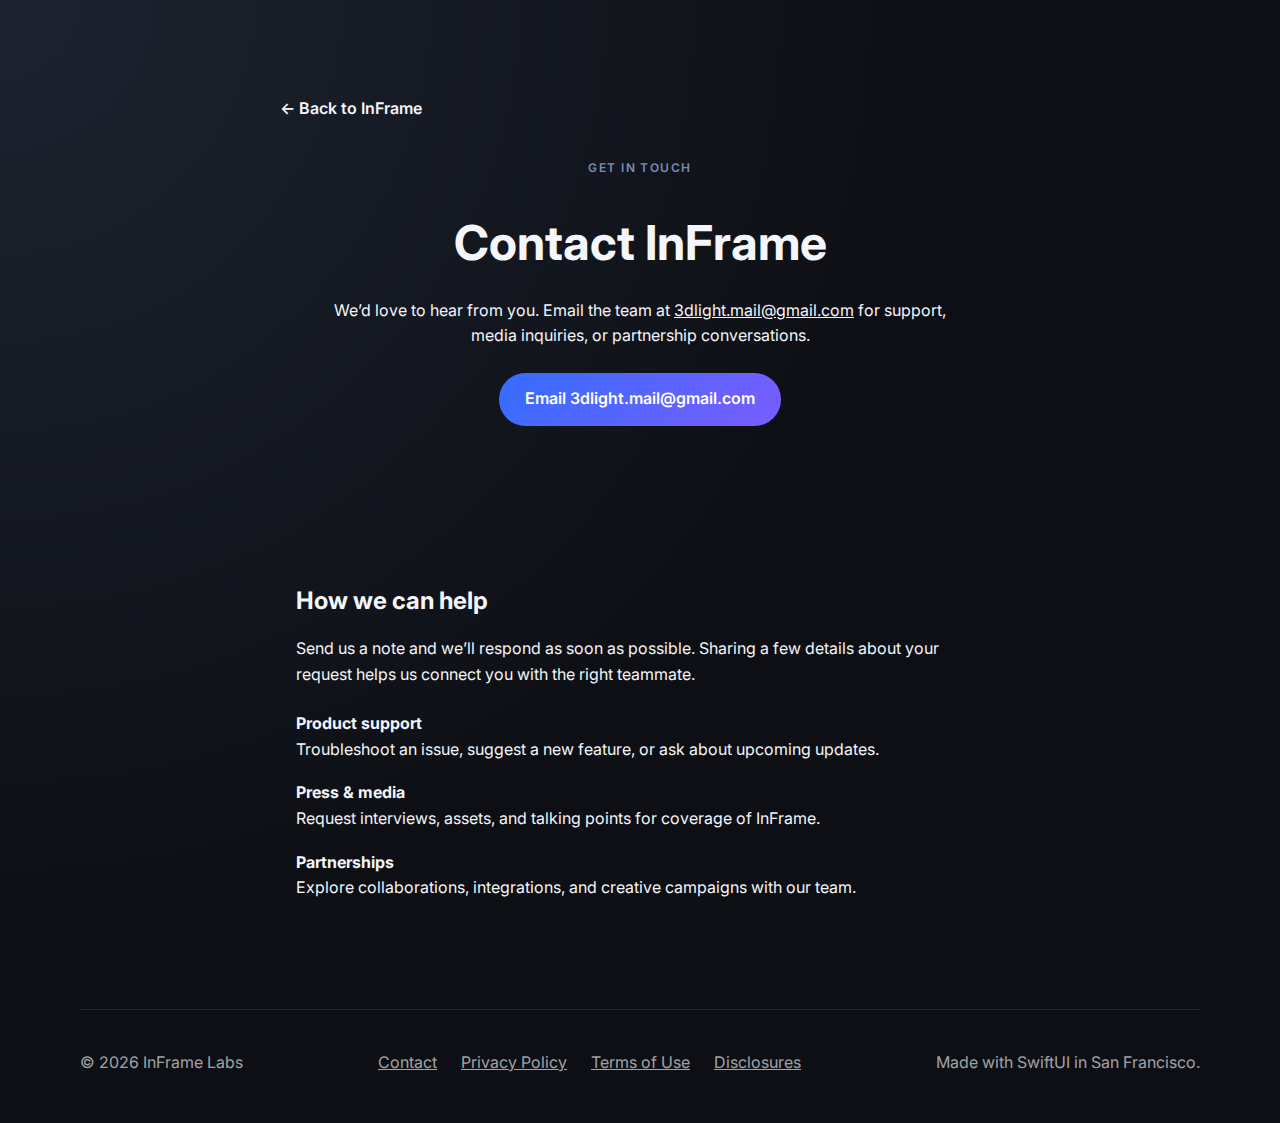
<file: contact.html>
<!DOCTYPE html>
<html lang="en">
  <head>
    <meta charset="UTF-8" />
    <meta name="viewport" content="width=device-width, initial-scale=1.0" />
    <title>Contact InFrame – The Context Selfie Camera</title>
    <meta
      name="description"
      content="Reach the InFrame team for product questions, support, and partnership opportunities."
    />
    <link rel="preconnect" href="https://fonts.googleapis.com" />
    <link rel="preconnect" href="https://fonts.gstatic.com" crossorigin />
    <link
      href="https://fonts.googleapis.com/css2?family=Inter:wght@400;500;600;700&display=swap"
      rel="stylesheet"
    />
    <link rel="stylesheet" href="styles/main.css" />
  </head>
  <body>
    <header class="contact-header">
      <div class="contact-header__inner">
        <a class="contact-header__home" href="index.html">← Back to InFrame</a>
        <p class="section__eyebrow">Get in touch</p>
        <h1 class="contact-header__title">Contact InFrame</h1>
        <p class="contact-header__lead">
          We’d love to hear from you. Email the team at
          <a href="mailto:3dlight.mail@gmail.com">3dlight.mail@gmail.com</a> for support, media inquiries, or partnership
          conversations.
        </p>
        <a class="hero__cta-button contact__email-link" href="mailto:3dlight.mail@gmail.com">
          Email 3dlight.mail@gmail.com
        </a>
      </div>
    </header>
    <main>
      <section class="section contact-info">
        <div class="contact-info__card">
          <h2>How we can help</h2>
          <p>
            Send us a note and we’ll respond as soon as possible. Sharing a few details about your request helps us connect you
            with the right teammate.
          </p>
          <ul class="contact-info__list">
            <li>
              <strong>Product support</strong>
              Troubleshoot an issue, suggest a new feature, or ask about upcoming updates.
            </li>
            <li>
              <strong>Press &amp; media</strong>
              Request interviews, assets, and talking points for coverage of InFrame.
            </li>
            <li>
              <strong>Partnerships</strong>
              Explore collaborations, integrations, and creative campaigns with our team.
            </li>
          </ul>
        </div>
      </section>
    </main>
    <footer>
      <div class="footer__content">
        <span class="footer__brand">© <span id="year"></span> InFrame Labs</span>
        <div class="footer__links">
          <a href="contact.html">Contact</a>
          <a href="../PRIVACY_POLICY.md">Privacy Policy</a>
          <a href="../TERMS_OF_USE.md">Terms of Use</a>
          <a href="../IN_APP_DISCLOSURES.md">Disclosures</a>
        </div>
        <span>Made with SwiftUI in San Francisco.</span>
      </div>
    </footer>
    <script>
      const yearElement = document.getElementById("year");
      yearElement.textContent = new Date().getFullYear();
    </script>
  </body>
</html>
</file>
<file: styles/main.css>
:root {
  color-scheme: light dark;
  font-family: "Inter", system-ui, -apple-system, BlinkMacSystemFont, "Segoe UI", sans-serif;
  line-height: 1.6;
  background-color: #0d0f14;
  color: #f4f6fb;
}

body {
  margin: 0;
  background: radial-gradient(circle at top left, #1d2330, #0d0f14 55%);
  color: inherit;
}

a {
  color: inherit;
}

header,
main,
footer {
  padding: 0 1.5rem;
}

.hero {
  display: grid;
  grid-template-columns: repeat(auto-fit, minmax(280px, 1fr));
  gap: 3rem;
  align-items: center;
  padding: 5rem 0;
  max-width: 1120px;
  margin: 0 auto;
}

.hero__content {
  display: flex;
  flex-direction: column;
}

.hero__logo {
  width: 80px;
  height: 80px;
  border-radius: 20px;
  box-shadow: var(--shadow-soft);
  margin-bottom: 28px;
}

.hero__headline {
  font-size: clamp(2.5rem, 6vw, 4rem);
  line-height: 1.1;
  margin: 0;
}

.hero__lead {
  margin-top: 1rem;
  font-size: 1.1rem;
  color: rgba(244, 246, 251, 0.8);
}

.section__eyebrow {
  text-transform: uppercase;
  font-weight: 600;
  letter-spacing: 0.12em;
  font-size: 0.75rem;
  color: #7b8ab7;
  margin-bottom: 0.75rem;
}

.hero__ctas {
  margin-top: 1.5rem;
  display: flex;
  flex-direction: column;
  gap: 1rem;
}

.hero__cta-button {
  display: inline-flex;
  align-items: center;
  gap: 0.75rem;
  padding: 0.85rem 1.6rem;
  border-radius: 999px;
  background: linear-gradient(135deg, #356dff, #7a5cff);
  color: #fff;
  font-weight: 600;
  text-decoration: none;
  transition: transform 120ms ease, box-shadow 120ms ease;
}

.hero__cta-button:hover {
  transform: translateY(-2px);
  box-shadow: 0 12px 30px rgba(61, 102, 255, 0.3);
}

.hero__meta {
  font-size: 0.9rem;
  color: rgba(244, 246, 251, 0.7);
}

.hero__visual {
  display: flex;
  justify-content: center;
}

.hero__visual img,
.hero__device {
  max-width: 100%;
  height: auto;
  max-height: 70vh;     /* limit height */
  object-fit: contain;  /* keep aspect ratio */
  border-radius: 24px;  /* ← rounded corners */
  overflow: hidden;     /* ensures the image itself is clipped */
}

.hero__device {
  background: linear-gradient(160deg, rgba(53, 109, 255, 0.2), rgba(122, 92, 255, 0.15));
  border-radius: 32px;
  padding: 1.5rem;
  backdrop-filter: blur(18px);
  box-shadow: 0 24px 60px rgba(10, 15, 30, 0.5);
  max-width: 420px;
}

.section {
  max-width: 1120px;
  margin: 0 auto;
  padding: 4.5rem 0;
}

.section__title {
  font-size: clamp(2rem, 4vw, 3rem);
  margin: 0 0 1rem 0;
}

.section__description {
  color: rgba(244, 246, 251, 0.75);
  margin: 0 0 2.5rem 0;
}

.features {
  display: grid;
  grid-template-columns: repeat(auto-fit, minmax(220px, 1fr));
  gap: 1.75rem;
}

.feature-card {
  background: rgba(18, 24, 36, 0.8);
  border-radius: 20px;
  padding: 1.75rem;
  border: 1px solid rgba(123, 138, 183, 0.25);
  display: flex;
  flex-direction: column;
  gap: 1rem;
  backdrop-filter: blur(14px);
}

.feature-card__icon {
  width: 48px;
  height: 48px;
  display: grid;
  place-items: center;
  border-radius: 16px;
  background: linear-gradient(135deg, rgba(53, 109, 255, 0.25), rgba(122, 92, 255, 0.25));
  color: #c5d3ff;
}

.feature-card__title {
  margin: 0;
  font-size: 1.25rem;
}

.feature-card__body {
  margin: 0;
  color: rgba(244, 246, 251, 0.7);
}

.showcase {
  display: grid;
  gap: 3rem;
}

.showcase__grid {
  display: grid;
  grid-template-columns: repeat(auto-fit, minmax(240px, 1fr));
  gap: 2rem;
}

.showcase figure {
  margin: 0;
  background: rgba(18, 24, 36, 0.75);
  border-radius: 24px;
  overflow: hidden;
  border: 1px solid rgba(123, 138, 183, 0.25);
  display: flex;
  flex-direction: column;
  gap: 1rem;
}

.showcase img {
  width: 100%;
  display: block;
}

.showcase figcaption {
  padding: 0 1.5rem 1.5rem;
  color: rgba(244, 246, 251, 0.75);
}

.testimonials {
  display: grid;
  grid-template-columns: repeat(auto-fit, minmax(220px, 1fr));
  gap: 1.75rem;
}

.testimonial {
  background: rgba(18, 24, 36, 0.8);
  border-radius: 20px;
  padding: 1.75rem;
  border: 1px solid rgba(123, 138, 183, 0.25);
  backdrop-filter: blur(12px);
}

.testimonial__quote {
  margin: 0 0 1.5rem 0;
  font-size: 1rem;
  color: rgba(244, 246, 251, 0.8);
}

.testimonial__role {
  font-size: 0.85rem;
  color: rgba(244, 246, 251, 0.55);
}

.pricing {
  display: grid;
  grid-template-columns: repeat(auto-fit, minmax(240px, 1fr));
  gap: 2rem;
}

.pricing-card {
  background: rgba(18, 24, 36, 0.8);
  border-radius: 24px;
  padding: 2rem;
  border: 1px solid rgba(123, 138, 183, 0.25);
  display: flex;
  flex-direction: column;
  gap: 1.25rem;
  backdrop-filter: blur(14px);
}

.pricing-card__price {
  font-size: 2rem;
  margin: 0;
}

.pricing-card__description {
  margin: 0;
  color: rgba(244, 246, 251, 0.75);
}

.pricing-card ul {
  margin: 0;
  padding: 0;
  list-style: none;
  display: grid;
  gap: 0.75rem;
  color: rgba(244, 246, 251, 0.7);
}

.pricing-card li::before {
  content: "✔";
  margin-right: 0.5rem;
  color: #7a5cff;
}

.cta-panel {
  margin-top: auto;
  display: inline-flex;
  align-items: center;
  justify-content: center;
  padding: 0.85rem 1.5rem;
  border-radius: 14px;
  background: linear-gradient(135deg, rgba(53, 109, 255, 0.65), rgba(122, 92, 255, 0.65));
  color: #fff;
  font-weight: 600;
  text-decoration: none;
  transition: transform 120ms ease, box-shadow 120ms ease;
}

.cta-panel:hover {
  transform: translateY(-2px);
  box-shadow: 0 12px 30px rgba(61, 102, 255, 0.35);
}

.contact-header {
  padding: 96px 5vw 48px;
}

.contact-header__inner {
  max-width: 720px;
  margin: 0 auto;
  text-align: center;
  display: flex;
  flex-direction: column;
  gap: 16px;
}

.contact-header__home {
  align-self: flex-start;
  color: var(--accent);
  text-decoration: none;
  font-weight: 600;
  margin-bottom: 8px;
}

.contact-header__home:hover,
.contact-header__home:focus-visible {
  text-decoration: underline;
}

.contact-header__title {
  font-size: clamp(2.5rem, 5vw, 3rem);
  margin: 0;
}

.contact-header__lead {
  color: var(--text-muted);
  margin: 0 auto 8px;
  max-width: 640px;
}

.contact__email-link {
  align-self: center;
}

.contact-info {
  max-width: 760px;
}

.contact-info__card {
  background: var(--surface);
  border-radius: 28px;
  padding: 36px;
  box-shadow: var(--shadow-soft);
  display: grid;
  gap: 16px;
}

.contact-info__card h2 {
  margin: 0;
}

.contact-info__card p {
  margin: 0;
  color: var(--text-muted);
}

.contact-info__list {
  list-style: none;
  padding: 0;
  margin: 8px 0 0;
  display: grid;
  gap: 18px;
}

.contact-info__list strong {
  display: block;
  font-size: 1rem;
  color: var(--text-primary);
}

.contact-info__list li {
  color: var(--text-muted);
}

footer {
  padding-bottom: 3rem;
}

.footer__content {
  max-width: 1120px;
  margin: 0 auto;
  padding: 2.5rem 0 0;
  border-top: 1px solid rgba(123, 138, 183, 0.2);
  display: flex;
  flex-wrap: wrap;
  gap: 1.25rem;
  align-items: center;
  justify-content: space-between;
  color: rgba(244, 246, 251, 0.65);
}

.footer__links {
  display: flex;
  gap: 1.5rem;
  flex-wrap: wrap;
}

@media (max-width: 720px) {
  .hero {
    padding: 3.5rem 0;
  }

  .hero__ctas {
    align-items: flex-start;
  }

  .section {
    padding: 3rem 0;
  }

  .footer__content {
    flex-direction: column;
    align-items: flex-start;
  }
}
</file>
